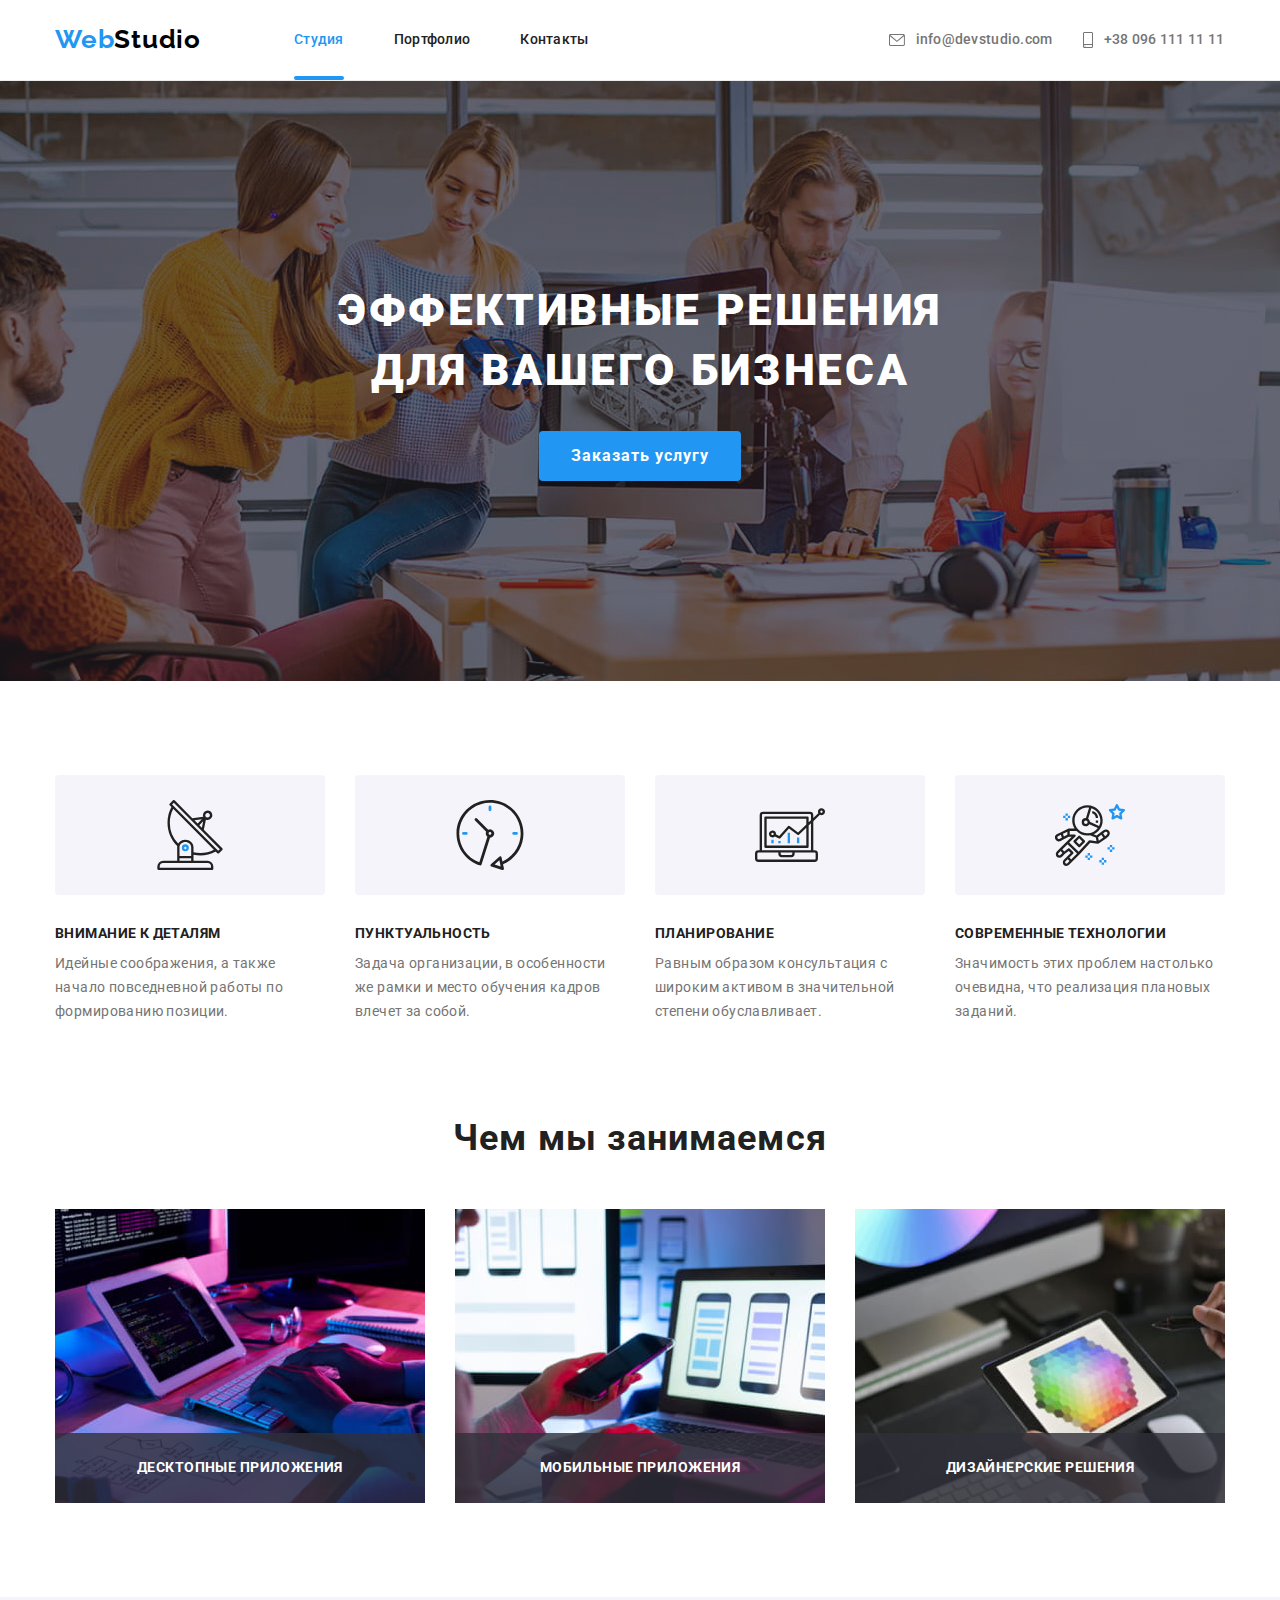
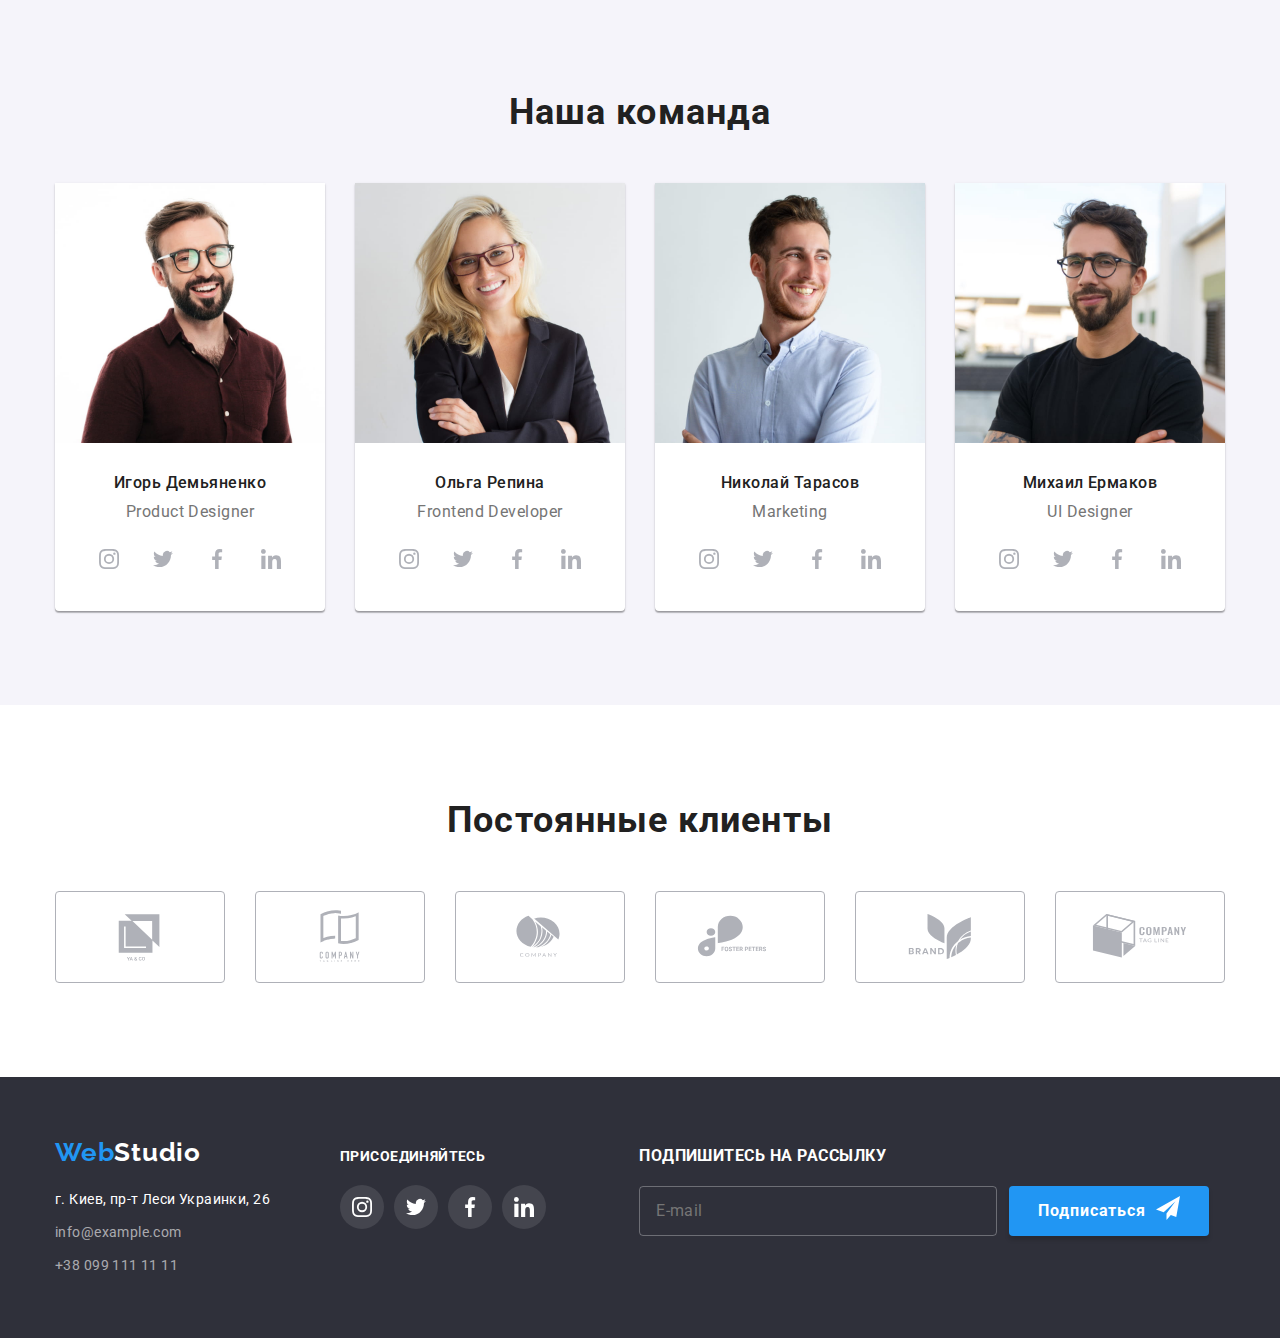
<file: index.html>
<!DOCTYPE html>
<html lang="ru">
  <head>
    <meta charset="UTF-8" />
    <meta http-equiv="X-UA-Compatible" content="IE=edge" />
    <meta name="viewport" content="width=device-width, initial-scale=1.0" />
    <link rel="preconnect" href="https://fonts.googleapis.com" />
    <link rel="preconnect" href="https://fonts.gstatic.com" crossorigin />
    <link
      href="https://fonts.googleapis.com/css2?family=Raleway:wght@700&family=Roboto:wght@400;500;700;900&display=swap"
      rel="stylesheet"
    />
    <link
      rel="stylesheet"
      href="https://cdn.jsdelivr.net/npm/modern-normalize@1/modern-normalize.min.css"
    />
    <link rel="stylesheet" href="./css/styles.css" />
    <title>Главная</title>
  </head>

  <body>
    <!--Шапка сайта-->
    <header class="head-site">
      <div class="head-container container">
        <!--Блок навигации по страницам-->
        <nav class="nav">
          <!-- Логотип -->
          <a href="./index.html" lang="en" class="logo">
            <span class="logo-web">Web</span><span class="logo-studio">Studio</span>
          </a>
          <!-- Навигация по сайту -->
          <ul class="nav-list">
            <li class="nav-item nav-item-current">
              <a href="./index.html" class="nav-link nav-current">Студия</a>
            </li>
            <li class="nav-item">
              <a href="./portfolio.html" class="nav-link">Портфолио</a>
            </li>
            <li class="nav-item">
              <a href="" class="nav-link">Контакты</a>
            </li>
          </ul>
        </nav>
        <!-- Каналы связи со студией -->
        <ul class="comm-list">
          <li class="comm-item">
            <a href="mailto:info@devstudio.com" class="comm-link">
              <svg class="icon-mail" width="16" height="12">
                <use href="./images/svg/icon.svg#head-email"></use>
              </svg>
              info@devstudio.com
            </a>
          </li>
          <!-- icon.svg#head-smartphone -->
          <li class="comm-item">
            <a href="tel:+380961111111" class="comm-link">
              <svg class="icon-tel" width="10" height="16">
                <use href="./images/svg/icon.svg#head-smartphone"></use>
              </svg>
              +38 096 111 11 11
            </a>
          </li>
        </ul>
      </div>
    </header>

    <!--Основной контент страницы-->
    <main>
      <!--Главное представление студии Секция Герой-->
      <div class="overlay">
        <section class="hero">
          <div class="container">
            <h1 class="hero-title">Эффективные решения для вашего бизнеса</h1>
            <button type="button" class="primary-button button" data-modal-open>
              Заказать услугу
            </button>
          </div>
        </section>
      </div>

      <!--Наши преимущества-->
      <section class="section about-section">
        <div class="container">
          <h2 class="visually-hidden">Наши преимущества</h2>
          <ul class="about-list">
            <li class="about-item">
              <div class="icon-container">
                <svg class="about-icon" width="70" height="70">
                  <use href="./images/svg/icon.svg#about-antenna"></use>
                </svg>
              </div>

              <h3 class="about-title">Внимание к деталям</h3>
              <p class="about-text">
                Идейные соображения, а также начало повседневной работы по формированию позиции.
              </p>
            </li>
            <li class="about-item">
              <div class="icon-container">
                <svg class="about-icon" width="70" height="70">
                  <use href="./images/svg/icon.svg#about-clock"></use>
                </svg>
              </div>

              <h3 class="about-title">Пунктуальность</h3>
              <p class="about-text">
                Задача организации, в особенности же рамки и место обучения кадров влечет за собой.
              </p>
            </li>
            <li class="about-item">
              <div class="icon-container">
                <svg class="about-icon" width="70" height="70">
                  <use href="./images/svg/icon.svg#about-diagram"></use>
                </svg>
              </div>

              <h3 class="about-title">Планирование</h3>
              <p class="about-text">
                Равным образом консультация с широким активом в значительной степени обуславливает.
              </p>
            </li>
            <li class="about-item">
              <div class="icon-container">
                <svg class="about-icon" width="70" height="70">
                  <use href="./images/svg/icon.svg#about-astronaut"></use>
                </svg>
              </div>

              <h3 class="about-title">Современные технологии</h3>
              <p class="about-text">
                Значимость этих проблем настолько очевидна, что реализация плановых заданий.
              </p>
            </li>
          </ul>
        </div>
      </section>

      <!--Чем Мы занимаемся-->
      <section class="section">
        <div class="container">
          <h2 class="whatwedo-titel title-seclion">Чем мы занимаемся</h2>
          <ul class="whatwedo-list">
            <li class="whatwedo-item">
              <div class="whatwedo-card-container">
                <img
                  src="./images/box1.jpg"
                  alt="Работа с созданием продукта на планшете"
                  width="370"
                  height="294"
                  class="whatwedo-img"
                />

                <div class="whatwedo-text-position">
                  <h3 class="whatwedo-card-text">Десктопные приложения</h3>
                </div>
              </div>
            </li>
            <li class="whatwedo-item">
              <div class="whatwedo-card-container">
                <img
                  src="./images/box2.jpg"
                  alt="Работа с видом продукта на смартфонах"
                  width="370"
                  height="294"
                  class="whatwedo-img"
                />

                <div class="whatwedo-text-position">
                  <h3 class="whatwedo-card-text">Мобильные приложения</h3>
                </div>
              </div>
            </li>
            <li class="whatwedo-item">
              <div class="whatwedo-card-container">
                <img
                  src="./images/box3.jpg"
                  alt="Выбор цвета на планшете"
                  width="370"
                  height="294"
                  class="whatwedo-img"
                />

                <div class="whatwedo-text-position">
                  <h3 class="whatwedo-card-text">Дизайнерские решения</h3>
                </div>
              </div>
            </li>
          </ul>
        </div>
      </section>

      <!--Наша команда-->
      <section class="ourteam section">
        <div class="container">
          <h2 class="ourteam-titel title-seclion">Наша команда</h2>
          <ul class="ourteam-list">
            <!-- Игорь Демьяненко -->
            <li class="ourteam-item">
              <img
                src="./images/our-comand/img0.jpg"
                alt="Фото Игорь Демьяненко"
                width="270"
                height="260"
                class="ourteam-img"
              />
              <div class="ourteam-text">
                <h3 class="ourteam-name">Игорь Демьяненко</h3>
                <p class="outrteam-prof">Product Designer</p>
                <ul class="team-social-list">
                  <li class="team-social-item">
                    <a href="https://www.instagram.com/" class="link-social">
                      <svg class="team-social-icon" width="20" height="20">
                        <use href="./images/svg/icon.svg#team-instagram"></use>
                      </svg>
                    </a>
                  </li>
                  <li class="team-social-item">
                    <a href="https://twitter.com" class="link-social">
                      <svg class="team-social-icon" width="20" height="20">
                        <use href="./images/svg/icon.svg#team-twitter"></use>
                      </svg>
                    </a>
                  </li>
                  <li class="team-social-item">
                    <a href="https://www.facebook.com" class="link-social">
                      <svg class="team-social-icon" width="20" height="20">
                        <use href="./images/svg/icon.svg#team-facebook"></use>
                      </svg>
                    </a>
                  </li>
                  <li class="team-social-item">
                    <a href="https://www.linkedin.com/" class="link-social">
                      <svg class="team-social-icon" width="20" height="20">
                        <use href="./images/svg/icon.svg#team-linkedin"></use>
                      </svg>
                    </a>
                  </li>
                </ul>
              </div>
            </li>
            <!-- Ольга Репина -->
            <li class="ourteam-item">
              <img
                src="./images/our-comand/img1.jpg"
                alt="Фото Ольга Репина"
                width="270"
                height="260"
                class="ourteam-img"
              />
              <div class="ourteam-text">
                <h3 class="ourteam-name">Ольга Репина</h3>
                <p class="outrteam-prof">Frontend Developer</p>
                <ul class="team-social-list">
                  <li class="team-social-item">
                    <a href="https://www.instagram.com/" class="link-social">
                      <svg class="team-social-icon" width="20" height="20">
                        <use href="./images/svg/icon.svg#team-instagram"></use>
                      </svg>
                    </a>
                  </li>
                  <li class="team-social-item">
                    <a href="https://twitter.com" class="link-social">
                      <svg class="team-social-icon" width="20" height="20">
                        <use href="./images/svg/icon.svg#team-twitter"></use>
                      </svg>
                    </a>
                  </li>
                  <li class="team-social-item">
                    <a href="https://www.facebook.com" class="link-social">
                      <svg class="team-social-icon" width="20" height="20">
                        <use href="./images/svg/icon.svg#team-facebook"></use>
                      </svg>
                    </a>
                  </li>
                  <li class="team-social-item">
                    <a href="https://www.linkedin.com/" class="link-social">
                      <svg class="team-social-icon" width="20" height="20">
                        <use href="./images/svg/icon.svg#team-linkedin"></use>
                      </svg>
                    </a>
                  </li>
                </ul>
              </div>
            </li>
            <!-- Николай Тарасов -->
            <li class="ourteam-item">
              <img
                src="./images/our-comand/img2.jpg"
                alt="Фото Николай Тарасов"
                width="270"
                height="260"
                class="ourteam-img"
              />
              <div class="ourteam-text">
                <h3 class="ourteam-name">Николай Тарасов</h3>
                <p class="outrteam-prof">Marketing</p>
                <ul class="team-social-list">
                  <li class="team-social-item">
                    <a href="https://www.instagram.com/" class="link-social">
                      <svg class="team-social-icon" width="20" height="20">
                        <use href="./images/svg/icon.svg#team-instagram"></use>
                      </svg>
                    </a>
                  </li>
                  <li class="team-social-item">
                    <a href="https://twitter.com" class="link-social">
                      <svg class="team-social-icon" width="20" height="20">
                        <use href="./images/svg/icon.svg#team-twitter"></use>
                      </svg>
                    </a>
                  </li>
                  <li class="team-social-item">
                    <a href="https://www.facebook.com" class="link-social">
                      <svg class="team-social-icon" width="20" height="20">
                        <use href="./images/svg/icon.svg#team-facebook"></use>
                      </svg>
                    </a>
                  </li>
                  <li class="team-social-item">
                    <a href="https://www.linkedin.com/" class="link-social">
                      <svg class="team-social-icon" width="20" height="20">
                        <use href="./images/svg/icon.svg#team-linkedin"></use>
                      </svg>
                    </a>
                  </li>
                </ul>
              </div>
            </li>
            <!-- Михаил Ермаков -->
            <li class="ourteam-item">
              <img
                src="./images/our-comand/img3.jpg"
                alt="Фото Михаил Ермаков"
                width="270"
                height="260"
                class="ourteam-img"
              />
              <div class="ourteam-text">
                <h3 class="ourteam-name">Михаил Ермаков</h3>
                <p class="outrteam-prof">UI Designer</p>
                <ul class="team-social-list">
                  <li class="team-social-item">
                    <a href="https://www.instagram.com/" class="link-social">
                      <svg class="team-social-icon" width="20" height="20">
                        <use href="./images/svg/icon.svg#team-instagram"></use>
                      </svg>
                    </a>
                  </li>
                  <li class="team-social-item">
                    <a href="https://twitter.com" class="link-social">
                      <svg class="team-social-icon" width="20" height="20">
                        <use href="./images/svg/icon.svg#team-twitter"></use>
                      </svg>
                    </a>
                  </li>
                  <li class="team-social-item">
                    <a href="https://www.facebook.com" class="link-social">
                      <svg class="team-social-icon" width="20" height="20">
                        <use href="./images/svg/icon.svg#team-facebook"></use>
                      </svg>
                    </a>
                  </li>
                  <li class="team-social-item">
                    <a href="https://www.linkedin.com/" class="link-social">
                      <svg class="team-social-icon" width="20" height="20">
                        <use href="./images/svg/icon.svg#team-linkedin"></use>
                      </svg>
                    </a>
                  </li>
                </ul>
              </div>
            </li>
          </ul>
        </div>
      </section>

      <!-- Постоянные клиенты -->
      <section class="section">
        <div class="container">
          <h2 class="client-title title-seclion">Постоянные клиенты</h2>
          <ul class="client-list">
            <li class="client-item">
              <a href="" class="client-link">
                <svg class="client-icon" width="106" height="60">
                  <use href="./images/svg/icon.svg#icon-client-1"></use>
                </svg>
              </a>
            </li>
            <li class="client-item">
              <div class="client-container">
                <a href="" class="client-link">
                  <svg class="client-icon" width="106" height="60">
                    <use href="./images/svg/icon.svg#icon-client-2"></use>
                  </svg>
                </a>
              </div>
            </li>
            <li class="client-item">
              <div class="client-container">
                <a href="" class="client-link">
                  <svg class="client-icon" width="106" height="60">
                    <use href="./images/svg/icon.svg#icon-client-3"></use>
                  </svg>
                </a>
              </div>
            </li>
            <li class="client-item">
              <div class="client-container">
                <a href="" class="client-link">
                  <svg class="client-icon" width="106" height="60">
                    <use href="./images/svg/icon.svg#icon-client-4"></use>
                  </svg>
                </a>
              </div>
            </li>
            <li class="client-item">
              <div class="client-container">
                <a href="" class="client-link">
                  <svg class="client-icon" width="106" height="60">
                    <use href="./images/svg/icon.svg#icon-client-5"></use>
                  </svg>
                </a>
              </div>
            </li>
            <li class="client-item">
              <div class="client-container">
                <a href="" class="client-link">
                  <svg class="client-icon" width="106" height="60">
                    <use href="./images/svg/icon.svg#icon-client-6"></use>
                  </svg>
                </a>
              </div>
            </li>
          </ul>
        </div>
      </section>
    </main>

    <!--Footer-->
    <footer class="footer">
      <h2 class="visually-hidden">Подвал сайта</h2>
      <div class="container">
        <div class="footer-container">
          <div class="address-container">
            <a href="./index.html" lang="en" class="logo footer-logo">
              <span class="logo-web">Web</span><span class="footer-logo-studio">Studio</span>
            </a>

            <address class="address">
              <p class="address-text">г. Киев, пр-т Леси Украинки, 26</p>
              <ul>
                <li class="address-item">
                  <a href="mailto:info@example.com" class="footer-comm"> info@example.com </a>
                </li>
                <li class="address-item">
                  <a href="tel:+380991111111" class="footer-comm"> +38 099 111 11 11 </a>
                </li>
              </ul>
            </address>
          </div>

          <!-- Социальные сети студии -->
          <div class="footer-social">
            <h3 class="footer-social-title">Присоединяйтесь</h3>
            <ul class="footer-social-list">
              <li class="footer-social-item">
                <a href="https://www.instagram.com/" class="footer-link-social">
                  <svg class="footer-social-icon" width="20" height="20">
                    <use href="./images/svg/icon.svg#footer-instagram"></use>
                  </svg>
                </a>
              </li>
              <li class="footer-social-item">
                <a href="https://twitter.com" class="footer-link-social">
                  <svg class="footer-social-icon" width="20" height="20">
                    <use href="./images/svg/icon.svg#footer-twitter"></use>
                  </svg>
                </a>
              </li>
              <li class="footer-social-item">
                <a href="https://www.facebook.com" class="footer-link-social">
                  <svg class="footer-social-icon" width="20" height="20">
                    <use href="./images/svg/icon.svg#footer-facebook"></use>
                  </svg>
                </a>
              </li>
              <li class="footer-social-item">
                <a href="https://www.linkedin.com/" class="footer-link-social">
                  <svg class="footer-social-icon" width="20" height="20">
                    <use href="./images/svg/icon.svg#footer-linkedin"></use>
                  </svg>
                </a>
              </li>
            </ul>
          </div>

          <!-- Форма подписки -->
          <div class="container-subscription">
            <h3 class="form-title">Подпишитесь на рассылку</h3>
            <form class="footer-form">
              <input
                type="email"
                name="email"
                autocomplete="on"
                placeholder="E-mail"
                class="footer-email-input"
              />

              <button type="submit" class="button footer-btn-subscrib">
                Подписаться
                <svg class="icon-subscribe" width="24" height="24">
                  <use href="./images/svg/icon.svg#icon-subscribe"></use>
                </svg>
              </button>
            </form>
          </div>
        </div>
      </div>
    </footer>

    <!-- Модальное окно -->
    <div class="backdrop is-hidden" data-modal>
      <div class="modal-order">
        <button type="button" class="btn-close-modal" data-modal-close>
          <svg class="modal-icon" width="11" height="11">
            <use href="./images/svg/icon.svg#close-modal"></use>
          </svg>
        </button>
        <!-- Форма модального окна -->
        <form class="form-modal-order">
          <h3 class="title-form">Оставьте свои данные, мы вам перезвоним</h3>

          <label for="name-order" class="name-input-order">Имя</label>
          <label class="form-field">
            <input type="text" class="input-form-order" name="name-order" id="name-order" />
            <svg class="svg-form" width="18" height="18">
              <use href="./images/svg/icon.svg#person-modal-form"></use>
            </svg>
          </label>

          <label for="tel-order" class="name-input-order">Телефон</label>
          <label class="form-field">
            <input type="tel" name="tel-order" id="tel-order" class="input-form-order" />
            <svg class="svg-form" width="18" height="18">
              <use href="./images/svg/icon.svg#phone-modal-form"></use>
            </svg>
          </label>

          <label for="email-order" class="name-input-order">Почта</label>
          <label class="form-field">
            <input type="email" name="email-order" id="email-order" class="input-form-order" />
            <svg class="svg-form" width="18" height="18">
              <use href="./images/svg/icon.svg#email-modal-form"></use>
            </svg>
          </label>

          <div class="comment-box">
            <label for="comments-order" class="name-input-order">Комментарий</label>
            <textarea
              name="comments-order"
              id="comments-order"
              rows="5"
              placeholder="Введите текст"
              class="input-form-order"
            ></textarea>
          </div>
          <!-- Checkbox Договора соглашения -->
          <label class="text-checkbox-order">
            <input class="checkbox-policy" type="checkbox" name="policy" value="policy" />
            <span class="svg-checkbox"></span>
            Соглашаюсь с рассылкой и принимаю
            <a href="" class="link-policy"> Условия договора </a>
          </label>

          <button type="submit" class="button btn-modal-form-order">Отправить</button>
        </form>
      </div>
    </div>

    <!-- JavaScript для модального окна -->
    <script src="./js/modal.js"></script>
  </body>
</html>
</file>
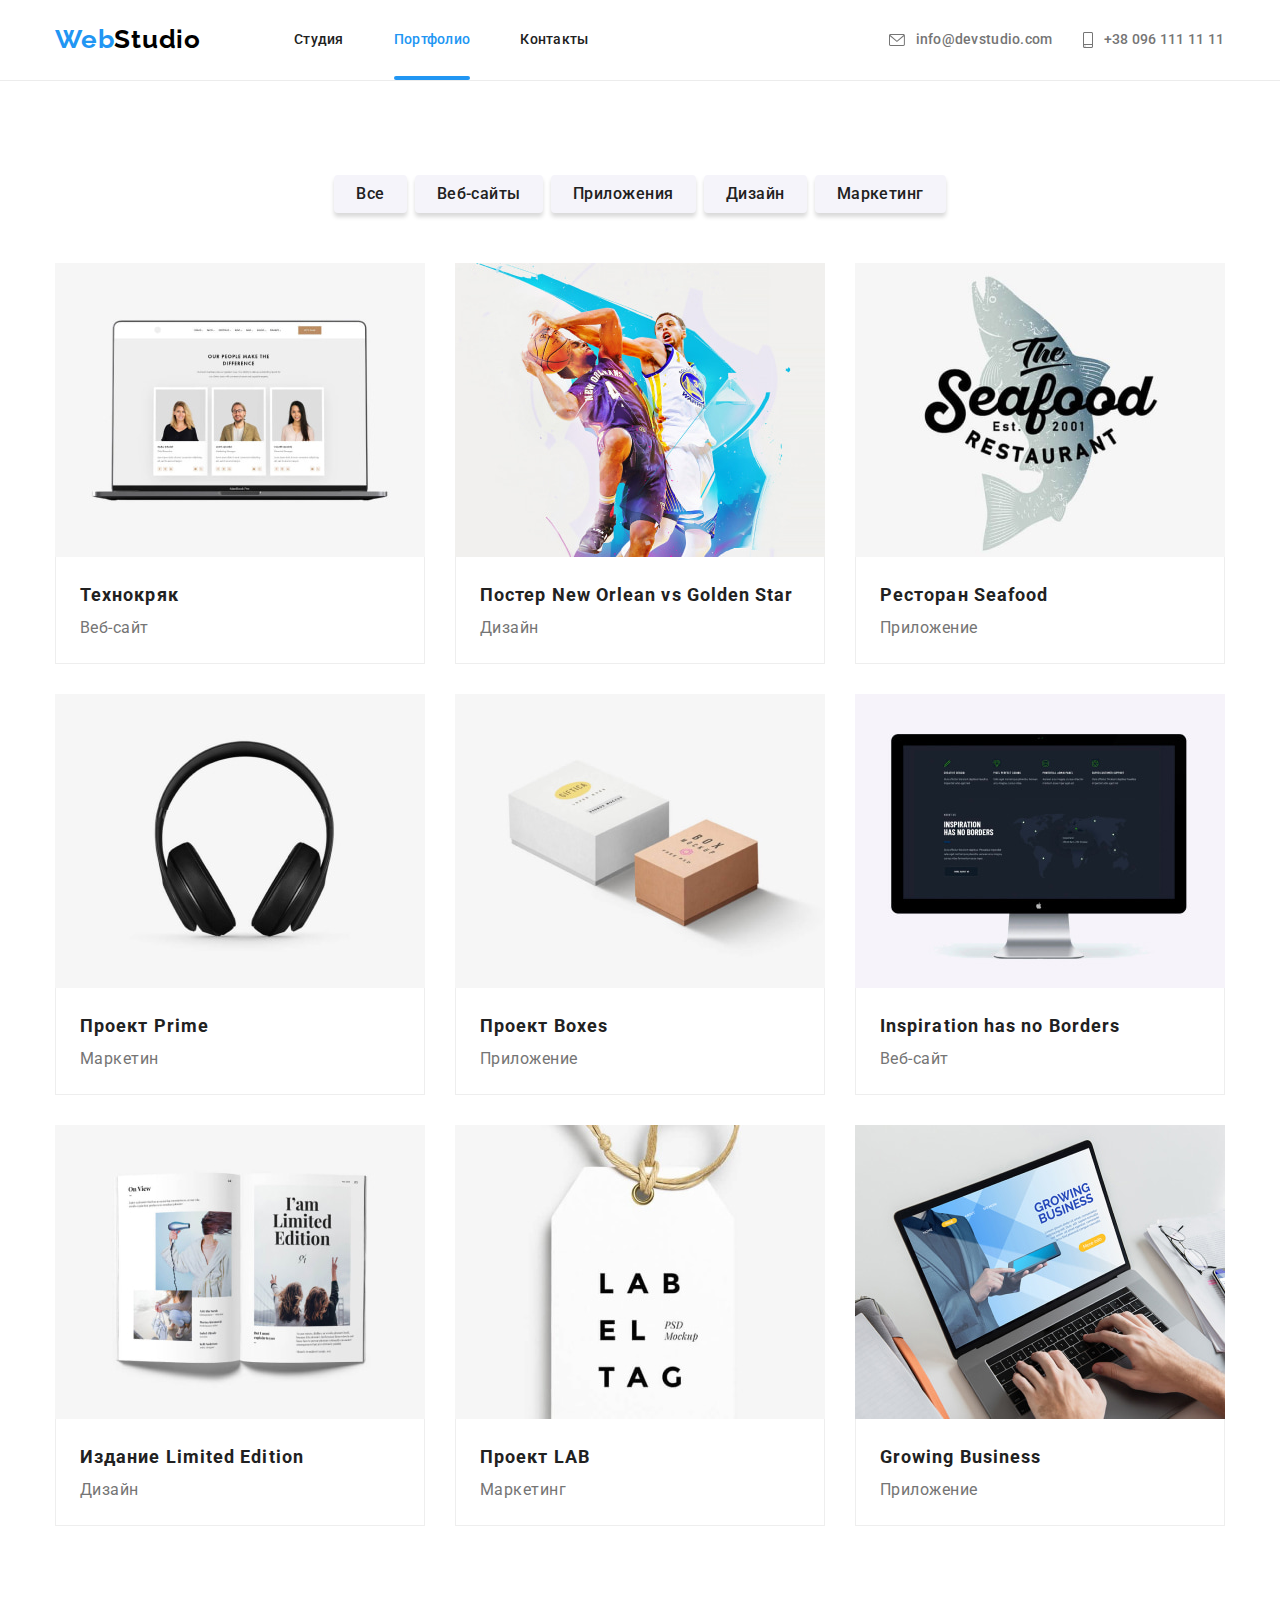
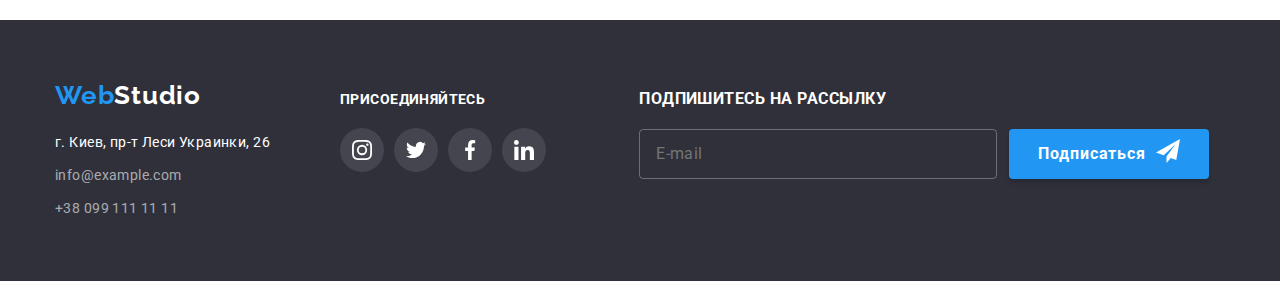
<file: portfolio.html>
<!DOCTYPE html>
<html lang="ru">
  <head>
    <meta charset="UTF-8" />
    <meta http-equiv="X-UA-Compatible" content="IE=edge" />
    <meta name="viewport" content="width=device-width, initial-scale=1.0" />
    <link rel="preconnect" href="https://fonts.googleapis.com" />
    <link rel="preconnect" href="https://fonts.gstatic.com" crossorigin />
    <link
      href="https://fonts.googleapis.com/css2?family=Raleway:wght@700&family=Roboto:wght@400;500;700;900&display=swap"
      rel="stylesheet"
    />
    <link
      rel="stylesheet"
      href="https://cdn.jsdelivr.net/npm/modern-normalize@1/modern-normalize.min.css"
    />
    <link rel="stylesheet" href="./css/styles.css" />
    <title>Портфолио</title>
  </head>

  <body>
    <!--Шапка сайта-->
    <header class="head-site">
      <div class="head-container container">
        <!--Блок навигации по страницам-->
        <nav class="nav">
          <!-- Логотип -->
          <a href="./index.html" lang="en" class="logo">
            <span class="logo-web">Web</span><span class="logo-studio">Studio</span>
          </a>
          <!-- Навигация по сайту -->
          <ul class="nav-list">
            <li class="nav-item">
              <a href="./index.html" class="nav-link">Студия</a>
            </li>
            <li class="nav-item nav-item-current">
              <a href="./portfolio.html" class="nav-link nav-current">Портфолио</a>
            </li>
            <li class="nav-item">
              <a href="" class="nav-link">Контакты</a>
            </li>
          </ul>
        </nav>
        <!-- Каналы связи со студией -->
        <ul class="comm-list">
          <li class="comm-item">
            <a href="mailto:info@devstudio.com" class="comm-link">
              <svg class="icon-mail" width="16" height="12">
                <use href="./images/svg/icon.svg#head-email"></use>
              </svg>
              info@devstudio.com
            </a>
          </li>

          <li class="comm-item">
            <a href="tel:+380961111111" class="comm-link">
              <svg class="icon-tel" width="10" height="16">
                <use href="./images/svg/icon.svg#head-smartphone"></use>
              </svg>
              +38 096 111 11 11
            </a>
          </li>
        </ul>
      </div>
    </header>

    <!-- Основной контент страницы -->
    <main>
      <section class="section">
        <div class="container">
          <h1 class="visually-hidden">Портфолио Веб-Студии</h1>
          <!-- Фильтр по нашим проектам -->
          <h2 class="visually-hidden">Фильтр по нашим проектам</h2>
          <ul class="servece-list">
            <li class="list-btn">
              <button type="button" class="service-button button">Все</button>
            </li>
            <li class="list-btn">
              <button type="button" class="service-button button">Веб-сайты</button>
            </li>
            <li class="list-btn">
              <button type="button" class="service-button button">Приложения</button>
            </li>
            <li class="list-btn">
              <button type="button" class="service-button button">Дизайн</button>
            </li>
            <li class="list-btn">
              <button type="button" class="service-button button">Маркетинг</button>
            </li>
          </ul>

          <!-- Наши проекты -->
          <h2 class="visually-hidden">Наши проекты</h2>
          <ul class="ourprj">
            <li class="ourpjc-list">
              <a href="" class="ourpjc-link">
                <div class="ourpjc-action">
                  <p class="ourpjc-text-hover">
                    Ресурс предлагает комплексные предложения с разным уровнем функционала и
                    сервисов. Все это позволит посетителю получить исчерпывающие сведения о компании
                    или частном лице.
                  </p>
                  <img
                    src="./images/portfolio/portfolio-1.jpg"
                    alt="Ноутбук с отображённым сайтом"
                    width="370"
                    heigth="294"
                  />
                </div>

                <div class="name-prj">
                  <h3 class="ourprj-title">Технокряк</h3>
                  <p class="ourprj-text">Веб-сайт</p>
                </div>
              </a>
            </li>
            <li class="ourpjc-list">
              <a href="" class="ourpjc-link">
                <div class="ourpjc-action">
                  <p class="ourpjc-text-hover">
                    Ресурс предлагает комплексные предложения с разным уровнем функционала и
                    сервисов. Все это позволит посетителю получить исчерпывающие сведения о компании
                    или частном лице.
                  </p>
                  <img
                    src="./images/portfolio/portfolio-2.jpg"
                    alt="Постер с игроками в баскетбол"
                    width="370"
                    heigth="294"
                  />
                </div>

                <div class="name-prj">
                  <h3 class="ourprj-title">Постер New Orlean vs Golden Star</h3>
                  <p class="ourprj-text">Дизайн</p>
                </div>
              </a>
            </li>
            <li class="ourpjc-list">
              <a href="" class="ourpjc-link">
                <div class="ourpjc-action">
                  <p class="ourpjc-text-hover">
                    Ресурс предлагает комплексные предложения с разным уровнем функционала и
                    сервисов. Все это позволит посетителю получить исчерпывающие сведения о компании
                    или частном лице.
                  </p>
                  <img
                    src="./images/portfolio/portfolio-3.jpg"
                    alt="Логотип ресторана морской еды"
                    width="370"
                    heigth="294"
                  />
                </div>

                <div class="name-prj">
                  <h3 class="ourprj-title">Ресторан Seafood</h3>
                  <p class="ourprj-text">Приложение</p>
                </div>
              </a>
            </li>
            <li class="ourpjc-list">
              <a href="" class="ourpjc-link">
                <div class="ourpjc-action">
                  <p class="ourpjc-text-hover">
                    Ресурс предлагает комплексные предложения с разным уровнем функционала и
                    сервисов. Все это позволит посетителю получить исчерпывающие сведения о компании
                    или частном лице.
                  </p>
                  <img
                    src="./images/portfolio/portfolio-4.jpg"
                    alt="Наушники"
                    width="370"
                    heigth="294"
                  />
                </div>

                <div class="name-prj">
                  <h3 class="ourprj-title">Проект Prime</h3>
                  <p class="ourprj-text">Маркетин</p>
                </div>
              </a>
            </li>
            <li class="ourpjc-list">
              <a href="" class="ourpjc-link">
                <div class="ourpjc-action">
                  <p class="ourpjc-text-hover">
                    Ресурс предлагает комплексные предложения с разным уровнем функционала и
                    сервисов. Все это позволит посетителю получить исчерпывающие сведения о компании
                    или частном лице.
                  </p>
                  <img
                    src="./images/portfolio/portfolio-5.jpg"
                    alt="Коробки разных видов"
                    width="370"
                    heigth="294"
                  />
                </div>

                <div class="name-prj">
                  <h3 class="ourprj-title">Проект Boxes</h3>
                  <p class="ourprj-text">Приложение</p>
                </div>
              </a>
            </li>
            <li class="ourpjc-list">
              <a href="" class="ourpjc-link">
                <div class="ourpjc-action">
                  <p class="ourpjc-text-hover">
                    Ресурс предлагает комплексные предложения с разным уровнем функционала и
                    сервисов. Все это позволит посетителю получить исчерпывающие сведения о компании
                    или частном лице.
                  </p>
                  <img
                    src="./images/portfolio/portfolio-6.jpg"
                    alt="Сайт проекта Вдохновение не имеет границ"
                    width="370"
                    heigth="294"
                  />
                </div>

                <div class="name-prj">
                  <h3 class="ourprj-title">Inspiration has no Borders</h3>
                  <p class="ourprj-text">Веб-сайт</p>
                </div>
              </a>
            </li>
            <li class="ourpjc-list">
              <a href="" class="ourpjc-link">
                <div class="ourpjc-action">
                  <p class="ourpjc-text-hover">
                    Ресурс предлагает комплексные предложения с разным уровнем функционала и
                    сервисов. Все это позволит посетителю получить исчерпывающие сведения о компании
                    или частном лице.
                  </p>
                  <img
                    src="./images/portfolio/portfolio-7.jpg"
                    alt="Книга с названием Ограниченое издание"
                    width="370"
                    heigth="294"
                  />
                </div>

                <div class="name-prj">
                  <h3 class="ourprj-title">Издание Limited Edition</h3>
                  <p class="ourprj-text">Дизайн</p>
                </div>
              </a>
            </li>
            <li class="ourpjc-list">
              <a href="" class="ourpjc-link">
                <div class="ourpjc-action">
                  <p class="ourpjc-text-hover">
                    Ресурс предлагает комплексные предложения с разным уровнем функционала и
                    сервисов. Все это позволит посетителю получить исчерпывающие сведения о компании
                    или частном лице.
                  </p>
                  <img
                    src="./images/portfolio/portfolio-8.jpg"
                    alt="Бирка с названием проекта ЛАБ"
                    width="370"
                    heigth="294"
                  />
                </div>

                <div class="name-prj">
                  <h3 class="ourprj-title">Проект LAB</h3>
                  <p class="ourprj-text">Маркетинг</p>
                </div>
              </a>
            </li>
            <li class="ourpjc-list">
              <a href="" class="ourpjc-link">
                <div class="ourpjc-action">
                  <p class="ourpjc-text-hover">
                    Ресурс предлагает комплексные предложения с разным уровнем функционала и
                    сервисов. Все это позволит посетителю получить исчерпывающие сведения о компании
                    или частном лице.
                  </p>
                  <img
                    src="./images/portfolio/portfolio-9.jpg"
                    alt="Человек работает за ноутбуком в приложении"
                    width="370"
                    heigth="294"
                  />
                </div>

                <div class="name-prj">
                  <h3 class="ourprj-title">Growing Business</h3>
                  <p class="ourprj-text">Приложение</p>
                </div>
              </a>
            </li>
          </ul>
        </div>
      </section>
    </main>

    <!--Footer-->
    <footer class="footer">
      <h2 class="visually-hidden">Подвал сайта</h2>
      <div class="container">
        <div class="footer-container">
          <div class="address-container">
            <a href="./index.html" lang="en" class="logo footer-logo">
              <span class="logo-web">Web</span><span class="footer-logo-studio">Studio</span>
            </a>

            <address class="address">
              <p class="address-text">г. Киев, пр-т Леси Украинки, 26</p>
              <ul>
                <li class="address-item">
                  <a href="mailto:info@example.com" class="footer-comm"> info@example.com </a>
                </li>
                <li class="address-item">
                  <a href="tel:+380991111111" class="footer-comm"> +38 099 111 11 11 </a>
                </li>
              </ul>
            </address>
          </div>
          <!-- Социальные сети студии -->
          <div class="footer-social">
            <h2 class="visually-hidden">Социальные сети студии</h2>
            <h3 class="footer-social-title">Присоединяйтесь</h3>
            <ul class="footer-social-list">
              <li class="footer-social-item">
                <a href="https://www.instagram.com/" class="footer-link-social">
                  <svg class="footer-social-icon" width="20" height="20">
                    <use href="./images/svg/icon.svg#footer-instagram"></use>
                  </svg>
                </a>
              </li>
              <li class="footer-social-item">
                <a href="https://twitter.com" class="footer-link-social">
                  <svg class="footer-social-icon" width="20" height="20">
                    <use href="./images/svg/icon.svg#footer-twitter"></use>
                  </svg>
                </a>
              </li>
              <li class="footer-social-item">
                <a href="https://www.facebook.com" class="footer-link-social">
                  <svg class="footer-social-icon" width="20" height="20">
                    <use href="./images/svg/icon.svg#footer-facebook"></use>
                  </svg>
                </a>
              </li>
              <li class="footer-social-item">
                <a href="https://www.linkedin.com/" class="footer-link-social">
                  <svg class="footer-social-icon" width="20" height="20">
                    <use href="./images/svg/icon.svg#footer-linkedin"></use>
                  </svg>
                </a>
              </li>
            </ul>
          </div>

          <!-- Форма подписки -->
          <div class="container-subscription">
            <h3 class="form-title">Подпишитесь на рассылку</h3>
            <form class="footer-form">
              <input
                type="email"
                name="email"
                autocomplete="on"
                placeholder="E-mail"
                class="footer-email-input"
              />

              <button type="submit" class="button footer-btn-subscrib">
                Подписаться
                <svg class="icon-subscribe" width="24" height="24">
                  <use href="./images/svg/icon.svg#icon-subscribe"></use>
                </svg>
              </button>
            </form>
          </div>
        </div>
      </div>
    </footer>

    <script src="./js/modal.js"></script>
  </body>
</html>
</file>
<file: css/styles.css>
:root {
  --logo-text-font: 'Raleway', sans-serif;
  --primary-letter-spacing: 0.03em;
  --primary-font: 'Roboto', sans-serif;

  --nohover-navlink-color: #212121;
  --hover-cont-link: #2196f3;
  --primary-text-color: #757575;
  --communication-color: rgba(255, 255, 255, 0.6);
  --button-text-color: #ffffff;
  --title-text-color: #212121;
  --text-color-white: #ffffff;

  --primary-fill: #afb1b8;
  --comm-fill: #757575;
  --social-link-fill: #ffffff;
  --form-order-focus-fill: #2196f3;

  --border-form-color: #2196f3;

  --backdrop-bgc: rgba(0, 0, 0, 0.2);
  --white-bgc: #ffffff;
  --blue-bgc: #2196f3;
  --portfolio-bgc-hover: rgba(33, 150, 243, 0.9);

  --card-set-gap: 30px;
  --animation-transition: 250ms cubic-bezier(0.4, 0, 0.2, 1);
}

body {
  background-color: var(--white-bgc);
  font-family: var(--primary-font);
  font-size: 14px;
  line-height: 1.14;
  color: var(--primary-text-color);
}
a {
  text-decoration: none;
}
li {
  list-style: none;
}
h1,
h2,
h3,
h4,
h5,
h6,
p,
ul {
  margin: 0;
  padding: 0;
}
img {
  display: block;
  max-width: 100%;
}
textarea {
  resize: none;
}

/* Общие стили */
.title-seclion {
  font-weight: bold;
  font-size: 36px;
  line-height: 42px;
  text-align: center;
  letter-spacing: var(--primary-letter-spacing);
}
.button {
  font-family: inherit;
  font-weight: bold;
  font-size: 16px;
  line-height: 1.88;
  letter-spacing: 0.06em;

  cursor: pointer;
  border: none;
  color: var(--button-text-color);
  background-color: var(--blue-bgc);
  box-shadow: 0px 4px 4px rgba(0, 0, 0, 0.15);
  border-radius: 4px;
}
.container {
  margin-left: auto;
  margin-right: auto;
  width: 1200px;
  padding-left: 15px;
  padding-right: 15px;
}
.section {
  padding-top: 94px;
  padding-bottom: 94px;
}

/* Cкрытый заголовко h2 */
.visually-hidden {
  position: absolute;
  width: 1px;
  height: 1px;
  margin: -1px;
  border: 0;
  padding: 0;

  white-space: nowrap;
  clip-path: inset(100%);
  clip: rect(0 0 0 0);
  overflow: hidden;
}
/* Подсвечивание текущей страницы */
.nav-link.nav-current {
  color: var(--hover-cont-link);
}
.nav-link.nav-current::after {
  content: '';
  margin-top: 28px;

  display: block;
  width: 100%;
  height: 4px;
  background-color: var(--hover-cont-link);
  border-radius: 2px;
}

/* МОДАЛЬНОЕ ОКНО "Заказать услуги"*/
.backdrop {
  position: fixed;
  top: 0;
  left: 0;
  width: 100%;
  height: 100%;

  transition: opacity var(--animation-transition), visibility var(--animation-transition);

  background-color: var(--backdrop-bgc);
}
.backdrop.is-hidden {
  opacity: 0;
  pointer-events: none;
  visibility: hidden;
}
.modal-order {
  position: absolute;
  top: 50%;
  left: 50%;
  transform: translate(-50%, -50%);

  min-width: 528px;
  min-height: 581px;
  padding: 40px;

  background-color: var(--white-bgc);
  box-shadow: 0px 1px 3px rgba(0, 0, 0, 0.12), 0px 1px 1px rgba(0, 0, 0, 0.14),
    0px 2px 1px rgba(0, 0, 0, 0.2);
  border-radius: 4px;
}
.btn-close-modal {
  position: absolute;
  top: 8px;
  right: 8px;
  padding: 6px;
  min-width: 30px;

  cursor: pointer;
  border: 1px solid rgba(0, 0, 0, 0.1);
  border-radius: 50%;
  background-color: var(--white-bgc);
  fill: #000000;

  transition: fill var(--animation-transition);
}
.btn-close-modal:hover,
.btn-close-modal:focus {
  fill: var(--form-order-focus-fill);
}

/* Форма в модальном окне для Заказа услуг */
.form-modal-order {
  display: flex;
  flex-direction: column;
}
.title-form {
  margin-bottom: 12px;

  font-weight: bold;
  font-size: 20px;
  line-height: 1.15;
  text-align: center;
  letter-spacing: var(--primary-letter-spacing);
  color: var(--title-text-color);
}
/* Коробки input */
.comment-box {
  margin-bottom: 20px;
}

/* Стилизация для lable */
.name-input-order {
  display: block;
  margin-bottom: 4px;
}

.input-form-order {
  display: block;
  padding-left: 42px;
}
.input-form-order:focus {
  border: 1px solid var(--border-form-color);
}
.input-form-order:focus + .svg-form {
  fill: var(--form-order-focus-fill);
}
/* SVG иконки в форме */
.form-field {
  position: relative;
  margin-bottom: 10px;
}
.svg-form {
  position: absolute;
  top: 52%;
  left: 12px;
  transform: translateY(-50%);

  transition: fill var(--animation-transition);
}
/* Кастомизация input */
.input-form-order {
  padding-top: 11px;
  padding-right: 12px;
  padding-bottom: 11px;
  padding-left: 12px;

  width: 100%;
  border: 1px solid rgba(33, 33, 33, 0.2);
  border-radius: 4px;

  transition: border var(--animation-transition);
}
.input-form-order:not(:last-child) {
  padding-left: 42px;
}
/* Checkbox с принятием рассылки и соглашения */
.text-checkbox-order {
  display: flex;
  justify-content: center;
  align-items: center;

  margin-bottom: 30px;
  font-weight: 400;
  line-height: 1.71;
  letter-spacing: var(--primary-letter-spacing);
}
.checkbox-policy {
  appearance: none;
  position: absolute;
}
.svg-checkbox {
  display: inline-block;
  width: 16px;
  height: 15px;

  border: 2px solid #212121;
  border-radius: 4px;
  margin-right: 7px;

  transition: border-color var(--animation-transition), background-color var(--animation-transition),
    background-image var(--animation-transition);
}
.checkbox-policy:checked + .svg-checkbox {
  border-color: transparent;
  background-color: var(--blue-bgc);
  background-image: url(../images/svg/icon-check.svg);
  background-size: contain;
  background-origin: border-box;
}
.checkbox-policy:focus + .svg-checkbox {
  border-color: var(--blue-bgc);
}
.link-policy {
  text-decoration: underline;
  color: var(--hover-cont-link);
}

/* Кнопка заказа в модальном окне */
.btn-modal-form-order {
  width: 200px;
  padding-top: 10px;
  padding-right: 55px;
  padding-bottom: 10px;
  padding-left: 55px;
  margin-right: auto;
  margin-left: auto;

  transition: background-color var(--animation-transition);
}
.btn-modal-form-order:hover,
.btn-modal-form-order:focus {
  background-color: #188ce8;
}

/* Стили шапки */
.head-site {
  border-bottom: 1px solid #ececec;

  font-weight: 500;
  font-size: 14px;
  line-height: 1.14;
  letter-spacing: 0.02em;
}

/* Контейнер для стилизации */
.head-container {
  display: flex;
  align-items: center;
}

/* Логотип */
.logo {
  margin-right: 93px;

  font-family: var(--logo-text-font);
  font-weight: bold;
  font-size: 26px;
  line-height: 1.2;
  letter-spacing: var(--primary-letter-spacing);
}
.logo-web {
  color: #2196f3;
}
.logo-studio {
  color: #000000;
}
.footer-logo-studio {
  color: #ffffff;
}

/* Навигация */
.nav {
  display: flex;
  align-items: center;
  margin-right: 300px;
}
.nav-list {
  display: flex;
}

.nav-item + .nav-item {
  margin-left: 50px;
}
.nav-link {
  display: block;
  padding-top: 32px;

  font-weight: 500;
  font-size: 14px;
  line-height: 1.14;
  letter-spacing: 0.02em;
  color: var(--nohover-navlink-color);

  transition: color var(--animation-transition);
}
.nav-link:hover,
.nav-link:focus {
  color: var(--hover-cont-link);
}
.nav-link:not(.nav-current) {
  padding-bottom: 28px;
}

/* Каналы связи со студией */
.comm-list {
  display: flex;
}
.comm-item:not(:last-child) {
  margin-right: 30px;
}
.comm-link {
  display: flex;
  align-items: center;
  padding-top: 32px;
  padding-bottom: 32px;

  letter-spacing: 0.02em;
  color: var(--primary-text-color);

  transition: color var(--animation-transition);
}
.comm-link:hover,
.comm-link:focus {
  color: var(--hover-cont-link);
}
.icon-mail,
.icon-tel {
  fill: currentColor;
  margin-right: 11px;
}

/* Основной контент страницы */
/* Секция hero с заказом услуг */
.overlay {
  background-color: #c4c4c4;
}
.hero {
  padding-top: 200px;
  padding-bottom: 200px;
  max-width: 1600px;
  height: 600px;
  margin-left: auto;
  margin-right: auto;

  background-image: linear-gradient(to right, rgba(47, 48, 58, 0.4), rgba(47, 48, 58, 0.4)),
    url(../images/hero.jpg);
  background-repeat: no-repeat;
  background-position: center;
  background-size: cover;
}
.hero-title {
  margin-right: auto;
  margin-bottom: 30px;
  margin-left: auto;
  width: 696px;
  letter-spacing: 0.06em;

  text-align: center;
  text-transform: uppercase;
  font-weight: 900;
  font-size: 44px;
  line-height: 1.36;
  color: #ffffff;
}
.primary-button {
  display: block;
  margin-right: auto;
  margin-left: auto;
  padding-top: 10px;
  padding-right: 32px;
  padding-bottom: 10px;
  padding-left: 32px;
  min-width: 200px;

  background-color: var(--blue-bgc);
  transition: background-color var(--animation-transition);
}
.primary-button:hover,
.primary-button:focus {
  background-color: #188ce8;
}
/* Секция Наши преимущества */
.about-section {
  padding-bottom: 0;
}
.about-list {
  display: flex;
}
.about-item {
  width: 270px;
}
.about-item + .about-item {
  margin-left: 30px;
}
/* Основная часть секции Наши преимущества*/
.about-title {
  font-weight: bold;
  font-size: 14px;
  line-height: 16px;
  text-transform: uppercase;
  letter-spacing: var(--primary-letter-spacing);
  color: var(--title-text-color);
}
.about-text {
  margin-top: 10px;

  font-size: 14px;
  line-height: 24px;
  letter-spacing: var(--primary-letter-spacing);
}
.icon-container {
  display: flex;
  justify-content: center;
  align-items: center;
  width: 270px;
  height: 120px;
  margin-bottom: var(--card-set-gap);

  background-color: #f5f4fa;
  border-radius: 4px;
}

/* Секция Чем Мы занимаемся */
.whatwedo-titel {
  margin-bottom: 50px;
  color: var(--title-text-color);
}
.whatwedo-list {
  display: flex;
  justify-content: space-evenly;
}
.whatwedo-item + .whatwedo-item {
  margin-left: 30px;
}
/* Чем Мы занимаемся Позиционирование текста */
.whatwedo-card-container {
  position: relative;
}
.whatwedo-text-position {
  position: absolute;
  left: 0;
  bottom: 0;

  display: flex;
  width: 100%;
  padding-top: 27px;
  padding-bottom: 27px;
  justify-content: center;
  align-items: center;
  color: #ffffff;
  background-color: rgba(47, 48, 58, 0.8);
}
.whatwedo-card-text {
  font-weight: 700;
  font-size: 14px;
  line-height: 1.14;
  text-align: center;
  letter-spacing: var(--primary-letter-spacing);
  text-transform: uppercase;
}

/* Секция Наша команда */
.ourteam {
  background: #f5f4fa;
}
.ourteam-titel {
  margin-bottom: 50px;
  color: var(--title-text-color);
}
.ourteam-list {
  display: flex;
}
.ourteam-item {
  background-color: #ffffff;
  box-shadow: 0px 1px 3px rgba(0, 0, 0, 0.12), 0px 1px 1px rgba(0, 0, 0, 0.14),
    0px 2px 1px rgba(0, 0, 0, 0.2);
  border-radius: 0px 0px 4px 4px;
}
.ourteam-item + .ourteam-item {
  margin-left: 30px;
}
.ourteam-text {
  padding-top: 30px;
  padding-right: 32px;
  padding-bottom: 30px;
  padding-left: 32px;
}
.ourteam-name {
  font-weight: 500;
  font-size: 16px;
  line-height: 19px;
  text-align: center;
  letter-spacing: var(--primary-letter-spacing);
  color: var(--title-text-color);
}
.outrteam-prof {
  margin-top: 10px;

  font-size: 16px;
  line-height: 19px;
  text-align: center;
  letter-spacing: var(--primary-letter-spacing);
}
/* Ссылки на социальные сети */
.team-social-list {
  display: flex;
  justify-content: center;
  margin-top: 16px;
}

.team-social-item + .team-social-item {
  margin-left: 10px;
}
.link-social {
  display: flex;
  width: 44px;
  height: 44px;
  justify-content: center;
  align-items: center;
  border-radius: 50%;

  fill: var(--primary-fill);

  transition: fill var(--animation-transition), background-color var(--animation-transition);
}
.link-social:hover,
.link-social:focus {
  fill: var(--social-link-fill);
  background-color: var(--hover-cont-link);
}
/* Постоянные клиенты */
.client-title {
  color: var(--title-text-color);

  margin-bottom: 50px;
}
.client-list {
  display: flex;
}
.client-item + .client-item {
  margin-left: var(--card-set-gap);
}
.client-link {
  display: flex;
  justify-content: center;
  align-items: center;
  width: 170px;
  height: 92px;

  border: 1px solid #afb1b8;
  border-radius: 4px;
  fill: var(--primary-fill);

  transition: fill var(--animation-transition), border-color var(--animation-transition);
}
.client-link:hover,
.client-link:focus {
  fill: var(--hover-cont-link);
  border-color: var(--hover-cont-link);
}
.client-icon {
  width: 106px;
  height: 60px;
}

/* Footer */
.footer {
  padding-top: 60px;
  padding-bottom: 60px;
  background-color: #2f303a;
}
.footer-container {
  display: flex;
  align-items: baseline;
}
.address-container {
  margin-right: 70px;
}
.footer-logo {
  display: block;
  margin-right: 0;
}
.address {
  margin-top: 20px;

  font-style: normal;
  font-size: 14px;
  line-height: 1.7;
  color: #ffffff;
}
.address-text {
  margin-bottom: 9px;

  letter-spacing: var(--primary-letter-spacing);
}
.address-item + .address-item {
  margin-top: 9px;
}
.footer-comm {
  letter-spacing: var(--primary-letter-spacing);
  color: var(--communication-color);

  transition: color var(--animation-transition);
}
.footer-comm:hover,
.footer-comm:focus {
  color: var(--hover-cont-link);
}
/* Социальные сети футера */
.footer-social {
  margin-right: 93px;
}
.footer-social-title {
  margin-bottom: 20px;

  font-size: 14px;
  line-height: 1.14;
  letter-spacing: var(--primary-letter-spacing);
  text-transform: uppercase;
  color: var(--button-text-color);
}
.footer-social-list {
  display: flex;
  align-items: center;
}
.footer-social-item + .footer-social-item {
  margin-left: 10px;
}
.footer-link-social {
  display: flex;
  justify-content: center;
  align-items: center;
  width: 44px;
  height: 44px;
  border-radius: 50%;
  background-color: rgba(255, 255, 255, 0.1);
  fill: var(--social-link-fill);

  transition: background-color var(--animation-transition);
}
.footer-link-social:hover,
.footer-link-social:focus {
  background-color: var(--hover-cont-link);
}
/* Footer Форма подписки */
.container-subscription {
}
.form-title {
  margin-bottom: 20px;

  text-transform: uppercase;
  letter-spacing: var(--primary-letter-spacing);
  color: var(--text-color-white);
}
.footer-form {
  display: flex;
}
.footer-email-input {
  font-weight: 400;
  font-size: 16px;
  line-height: 1.25;

  /* identical to box height, or 125% */
  display: flex;
  align-items: center;
  letter-spacing: 0.03em;

  color: rgba(255, 255, 255, 0.6);

  width: 358px;
  padding-left: 16px;

  background-color: rgba(0, 0, 0, 0);
  border: 1px solid rgba(255, 255, 255, 0.3);
  /* filter: drop-shadow(0px 4px 4px rgba(0, 0, 0, 0.15)); */
  border-radius: 4px;
}
.footer-btn-subscrib {
  display: flex;
  justify-content: center;

  padding-top: 10px;
  padding-bottom: 10px;
  margin-left: 12px;
  min-width: 200px;
}
.icon-subscribe {
  margin-left: 10px;
  fill: var(--social-link-fill);
}

/* ПОРТФОЛИО */
/* Основной контент страници */
/* Фильтр по нашим проектам */
.servece-list {
  display: flex;
  justify-content: center;
  margin-bottom: 50px;
}
.service-button {
  padding-top: 6px;
  padding-right: 22px;
  padding-bottom: 6px;
  padding-left: 22px;
  border-radius: 4px;

  font-weight: 500;
  font-size: 16px;
  line-height: 26px;
  text-align: center;
  letter-spacing: var(--primary-letter-spacing);
  color: var(--title-text-color);
  background-color: #f5f4fa;

  transition: color var(--animation-transition), background-color var(--animation-transition),
    box-shadow var(--animation-transition);
}
.service-button:hover,
.service-button:focus {
  color: var(--button-text-color);
  background-color: #2196f3;
  box-shadow: 0px 3px 1px rgba(0, 0, 0, 0.1), 0px 1px 2px rgba(0, 0, 0, 0.08),
    0px 2px 2px rgba(0, 0, 0, 0.12);
}
.list-btn + .list-btn {
  margin-left: 8px;
}

/* Секция Наши проекты */
.ourprj {
  display: flex;
  flex-wrap: wrap;
  margin-top: calc(-1 * var(--card-set-gap));
  margin-left: calc(-1 * var(--card-set-gap));
}
/* .ourpjc-list {
} */
.ourpjc-link {
  margin-top: var(--card-set-gap);
  margin-left: var(--card-set-gap);
  flex-basis: calc(100% / 3 - var(--card-set-gap));
  cursor: pointer;
}
.ourpjc-link {
  display: block;

  transition: box-shadow var(--animation-transition);
}
.ourpjc-link:hover,
.ourpjc-link:focus {
  box-shadow: 0px 1px 1px rgba(0, 0, 0, 0.12), 0px 4px 4px rgba(0, 0, 0, 0.06),
    1px 4px 6px rgba(0, 0, 0, 0.16);
}

/* Название и описание карточки проекта */
.name-prj {
  padding-top: 20px;
  padding-right: 24px;
  padding-bottom: 20px;
  padding-left: 24px;

  border-right: 1px solid #eeeeee;
  border-bottom: 1px solid #eeeeee;
  border-left: 1px solid #eeeeee;
}
.ourprj-text {
  margin-top: 4;

  color: var(--primary-text-color);
  font-size: 16px;
  line-height: 30px;
  letter-spacing: var(--primary-letter-spacing);
}
.ourprj-title {
  font-weight: bold;
  font-size: 18px;
  line-height: 36px;
  letter-spacing: 0.06em;
  color: var(--title-text-color);
}

/* Анимированый текст при hover */
.ourpjc-link:hover .ourpjc-text-hover,
.ourpjc-link:focus .ourpjc-text-hover {
  opacity: 1;
  transform: translateY(0);
}

.ourpjc-action {
  position: relative;
  overflow: hidden;
}
.ourpjc-text-hover {
  display: block;
  width: 100%;
  height: 100%;
  overflow: auto;
  padding-top: 63px;
  padding-right: 24px;
  padding-bottom: 63px;
  padding-left: 24px;

  position: absolute;
  top: 0;
  left: 0;
  transform: translateY(100%);
  transition: transform var(--animation-transition), opacity var(--animation-transition);

  background-color: var(--portfolio-bgc-hover);
  font-size: 18px;
  line-height: 1.56;
  letter-spacing: var(--primary-letter-spacing);
  color: var(--text-color-white);
  opacity: 0;
}
</file>
